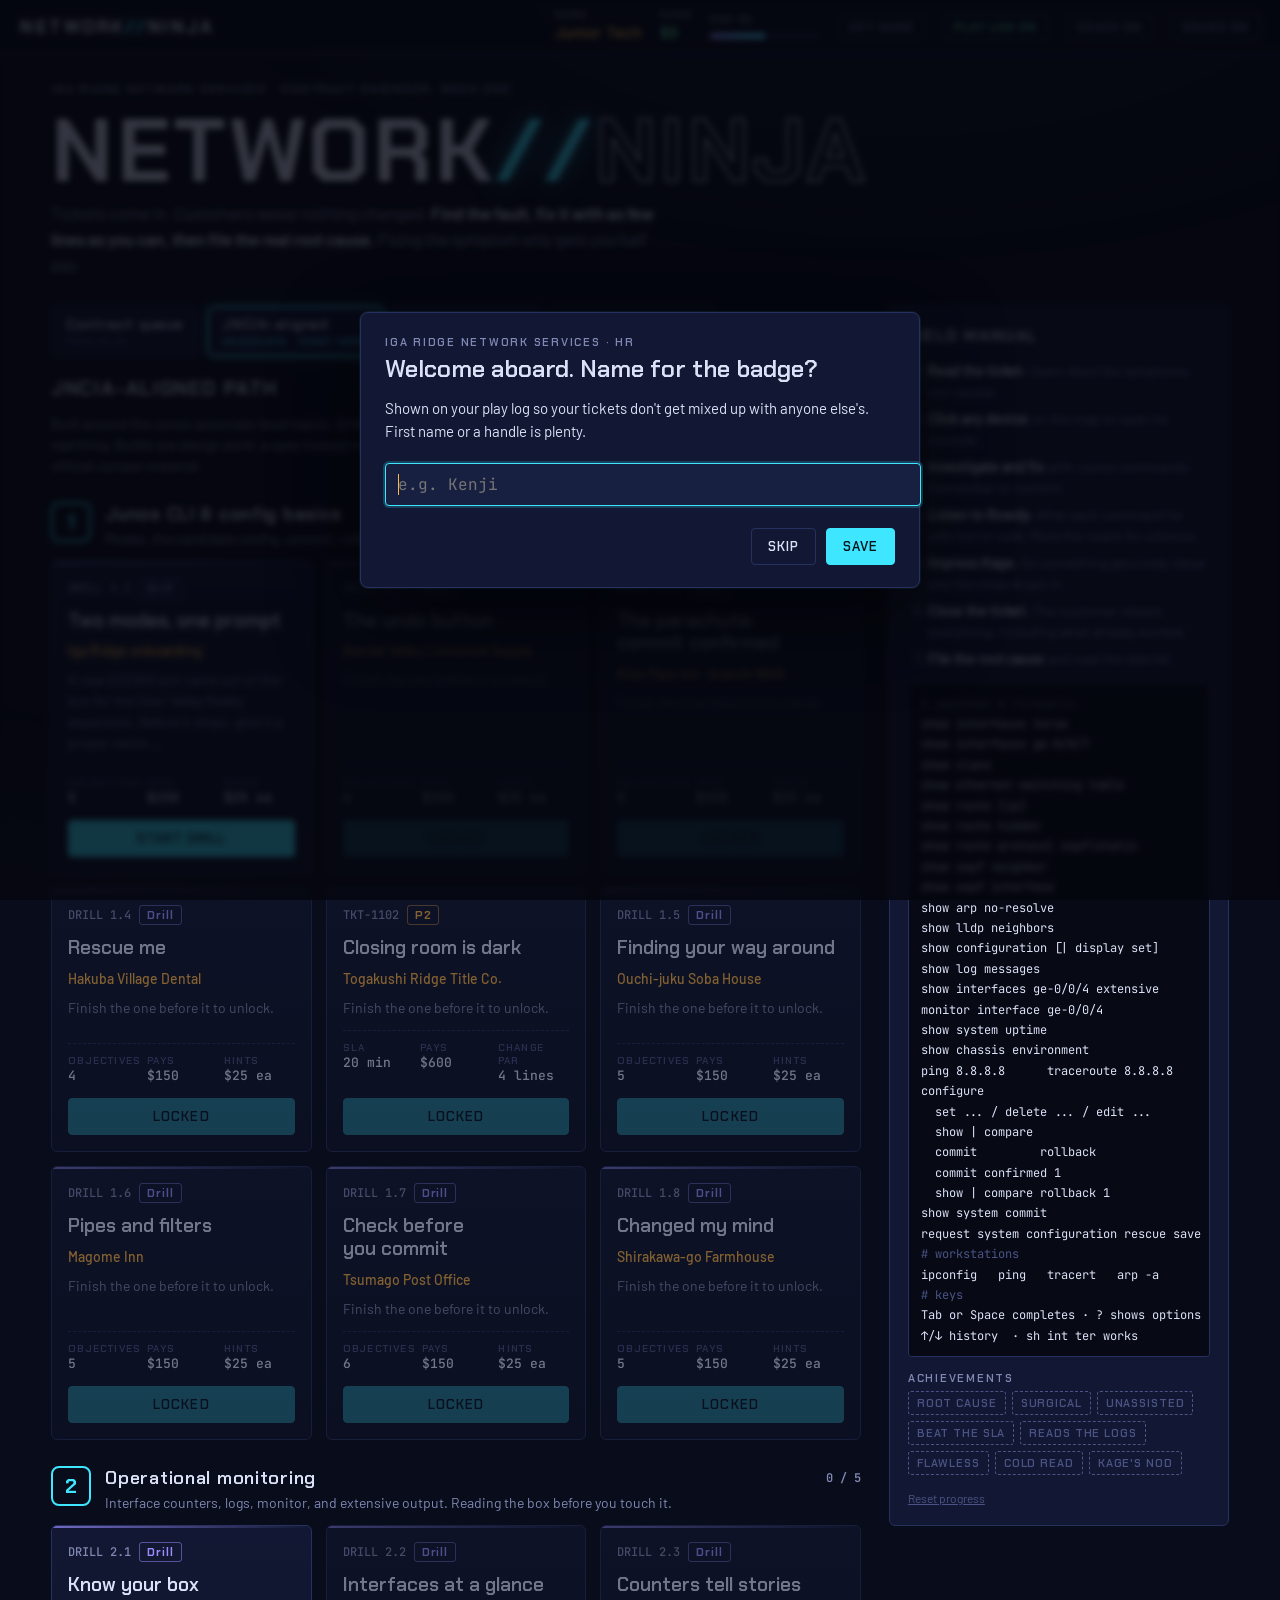
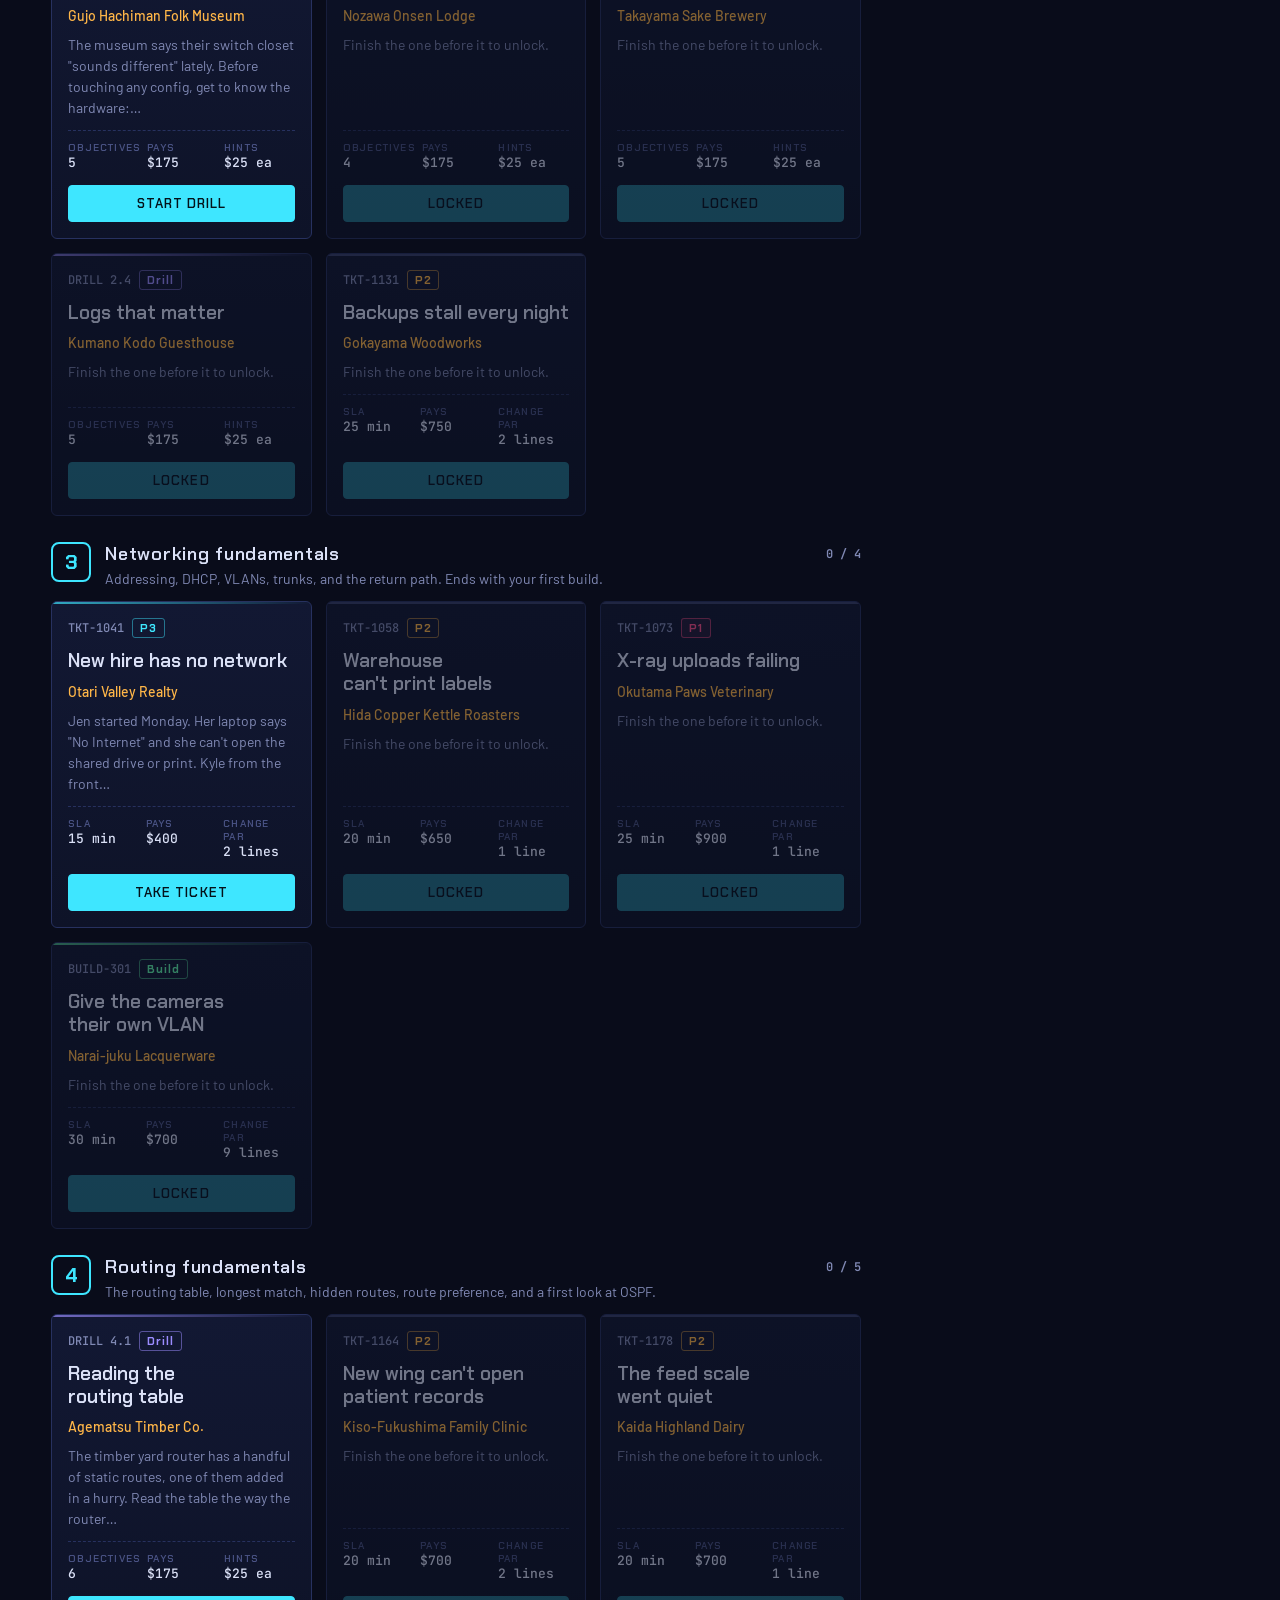
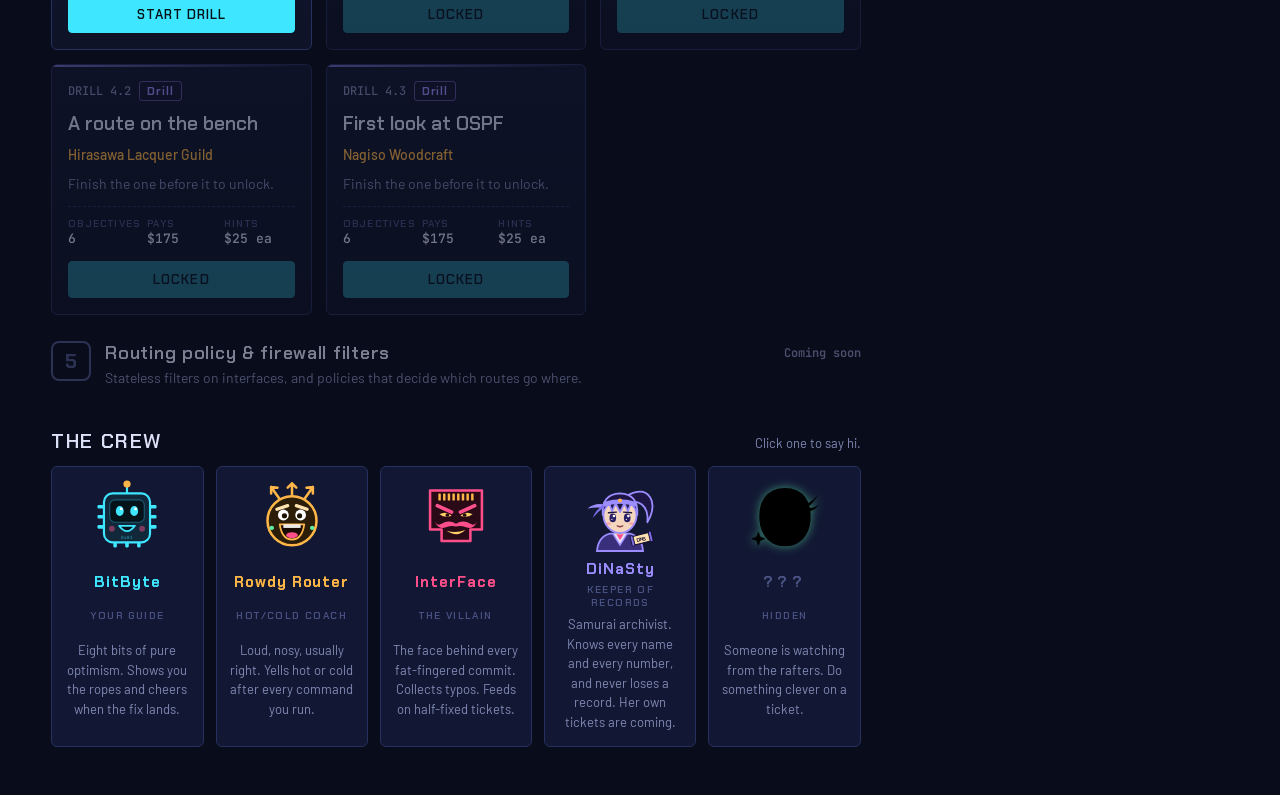
<file: root-cause/index.html>
<!doctype html><html><head><meta charset="utf-8"><title>Network Ninja</title>
<meta http-equiv="refresh" content="0; url=../network-ninja/">
<link rel="canonical" href="../network-ninja/"></head>
<body style="background:#090c1a;color:#dbe1f7;font-family:system-ui,sans-serif;padding:24px">Root Cause is now <a style="color:#3ee6ff" href="../network-ninja/">Network Ninja</a>.</body></html>
</file>
